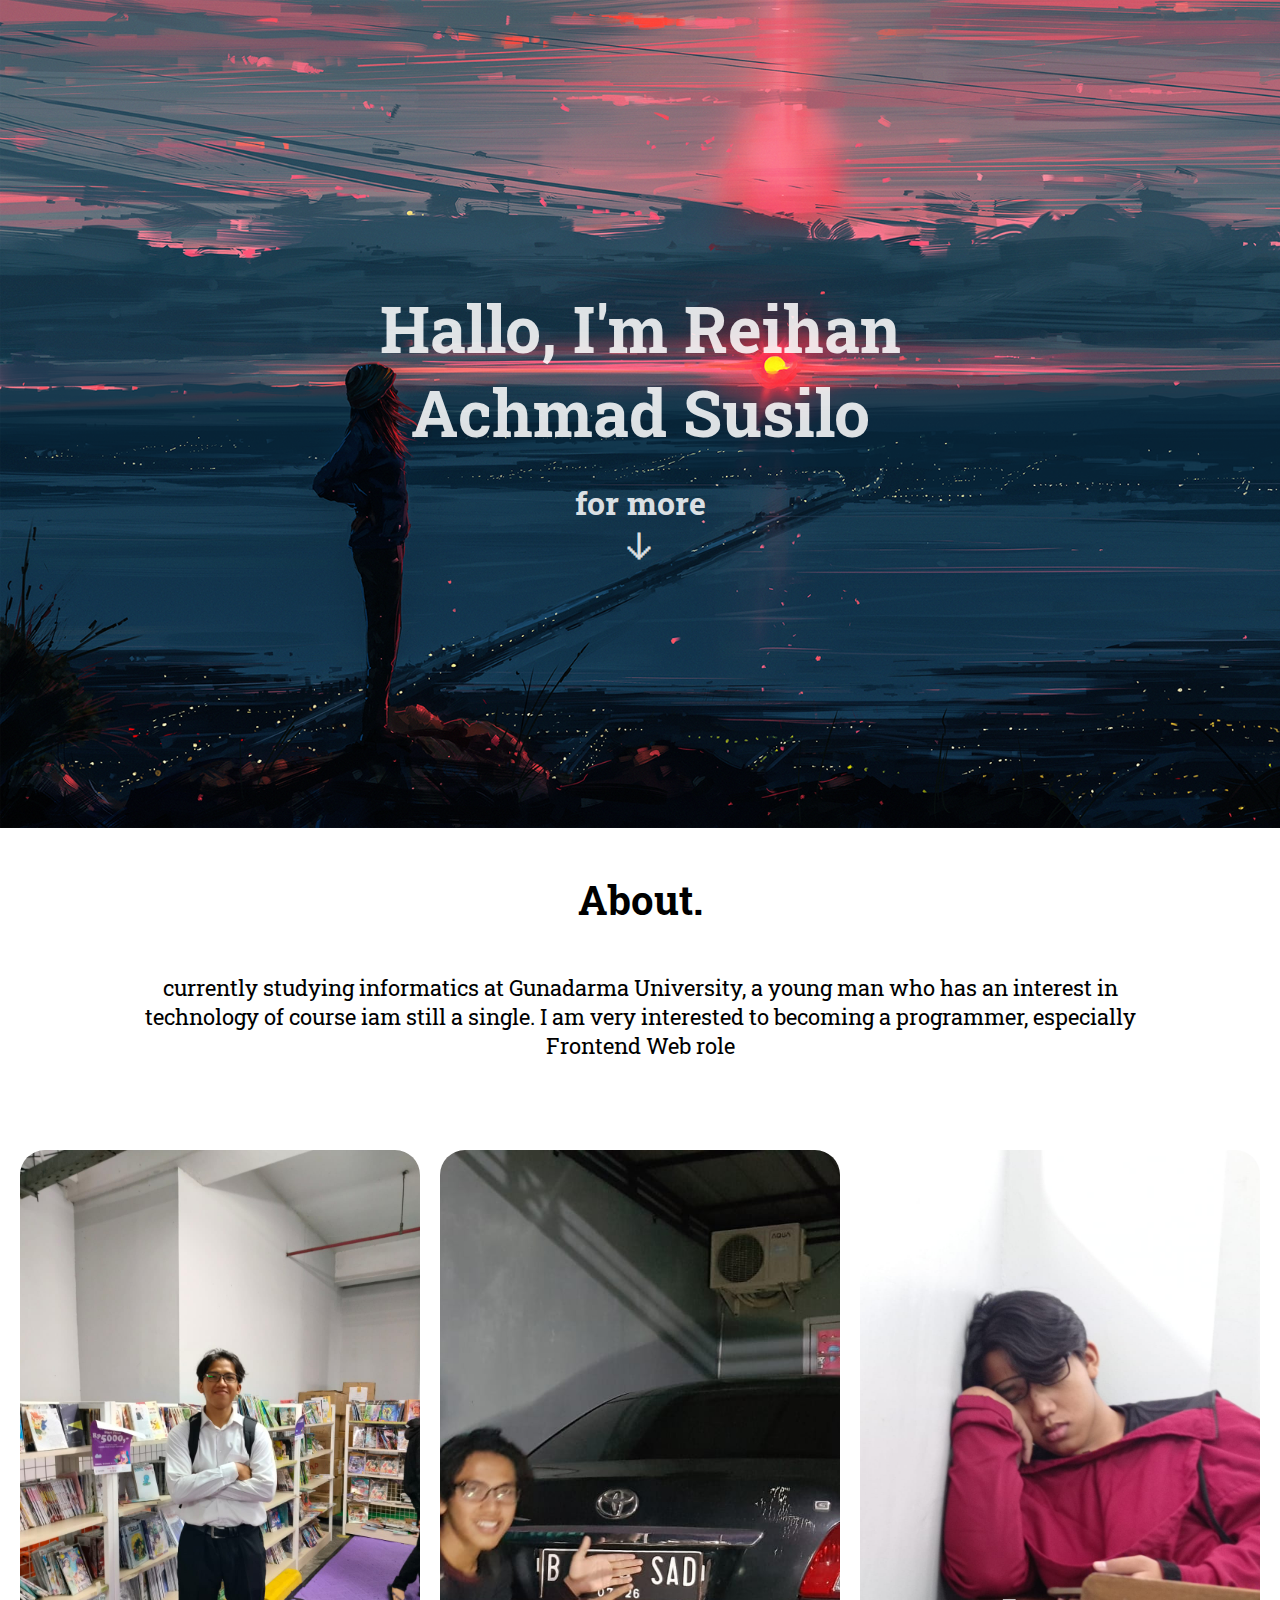
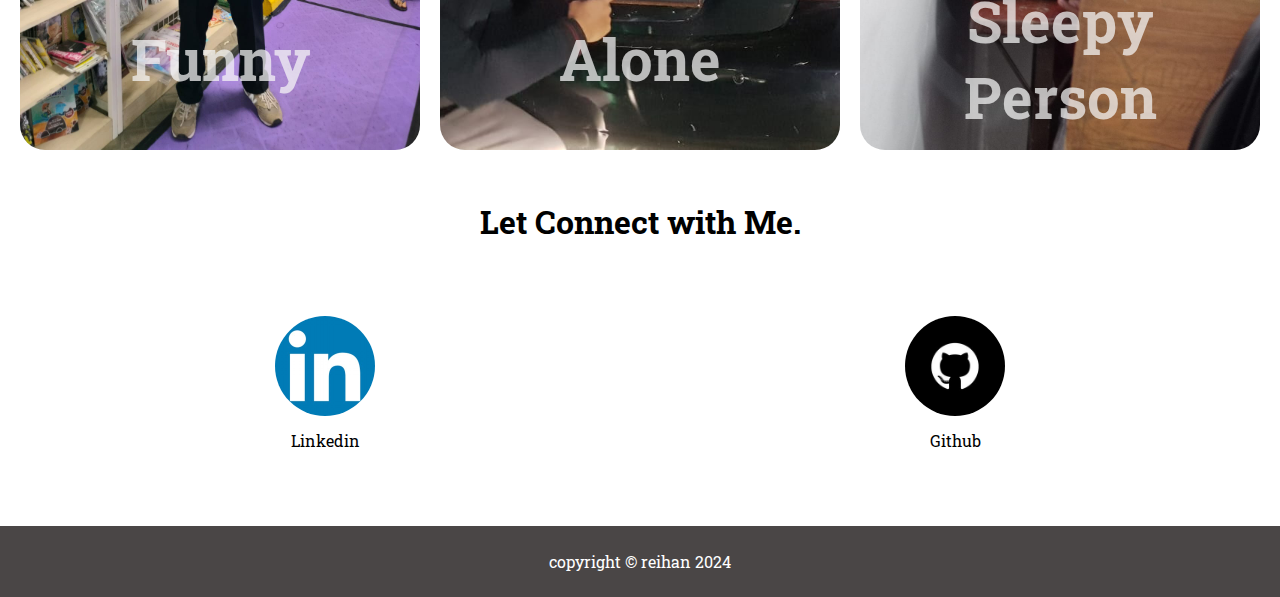
<file: index.html>
<!DOCTYPE html>
<html .lang="en">
  <head>
    <meta charset="UTF-8" />
    <meta name="viewport" content="width=device-width, initial-scale=1.0" />
    <link rel="stylesheet" href="style.css" />
    <link rel="stylesheet" href="responsive.css" />
    <link rel="short icon" href="asset/image/me9.jpg" type="image/x-icon" />
    <title>Reihan Profile</title>
  </head>
  <body>
    <div class="container-1-img">
      <div class="container-1-text">
        <h1>Hallo, I'm Reihan Achmad Susilo</h1>
        <p><a href="#about">for more</a></p>
        <p><a href="#about">&#129123;</a></p>
      </div>
    </div>

    <main class="container-2">
      <h1 class="about" id="about">About.</h1>
      <p class="title">
        currently studying informatics at Gunadarma University, a young man who
        has an interest in technology of course iam still a single. I am very
        interested to becoming a programmer, especially Frontend Web role
      </p>
      <div class="display-ex">
        <div class="photo-me-img1">
          <div class="photo-me-text">
            <h1>Funny</h1>
          </div>
        </div>

        <div class="photo-me-img2">
          <div class="photo-me-text">
            <h1>Alone</h1>
          </div>
        </div>

        <div class="photo-me-img3">
          <div class="photo-me-text">
            <h1>Sleepy Person</h1>
          </div>
        </div>
      </div>
    </main>

    <main class="container-3">
      <h1 class="connect-judul">Let Connect with Me.</h1>
      <div class="grid-container-3">
        <a href="https://www.linkedin.com/in/reihanachmadsusilo/"
          ><div class="kotak-connect1">
            <img src="asset/image/linkedin2.jpg" alt="" />
            <p>Linkedin</p>
          </div>
        </a>

        <a href="https://github.com/Reihannnn"
          ><div class="kotak-connect2">
            <img src="asset/image/github2.jpg" alt="" />
            <p>Github</p>
          </div>
        </a>
      </div>
    </main>

    <footer class="footer">copyright &#169; reihan 2024</footer>
  </body>
</html>
</file>
<file: style.css>
@import url("https://fonts.googleapis.com/css2?family=Roboto+Slab:wght@100..900&display=swap");

* {
  font-family: "Roboto Slab";
}

/* scroll smooth hyperlink to id*/
html {
  scroll-behavior: smooth;
}

body {
  margin: 0;
  padding: 0;
}

.container-1-img {
  background-image: url(asset/image/bg8.png);
  width: 100%;
  position: relative;
  height: 92vh;
  background-repeat: no-repeat;
  background-size: cover;

  opacity: 0.9;
}
.container-1-img:hover {
  opacity: 1;
}
.container-1-text {
  text-align: center;
  position: absolute;
  top: 50%;
  left: 50%;
  transform: translate(-50%, -50%);
  font-weight: bold;
  font-size: 2em;
  color: #ffffffdc;
  font-family: "Roboto Slab";
}

.container-1-text p a {
  text-decoration: none;
  color: #ffffffdc;
}

.container-1-text p {
  line-height: 12px;
}

.container-2 {
  margin-top: 5vh;
  text-align: center;
  width: 100%;
  margin-bottom: 50px;
}

.about {
  font-size: 2.5em;
}

.title {
  font-size: 1.4em;
  margin-left: 100px;
  margin-right: 100px;
  margin-bottom: 70px;
  padding: 20px;
}

.display-ex {
  display: grid;
  grid-template-columns: 1fr 1fr 1fr;
  column-gap: 20px;
  row-gap: 20px;
  margin: 0px 20px 0px 20px;
}

.photo-me-img1 {
  background-image: url(asset/image/me5.jpg);
  height: 600px;
  background-repeat: no-repeat;
  background-size: cover;
  background-position: center;
  border-radius: 25px;
  position: relative;
}

.photo-me-img2 {
  background-image: url(asset/image/me4.jpg);
  height: 600px;

  background-repeat: no-repeat;
  background-size: cover;
  background-position: center;
  border-radius: 25px;
  position: relative;
}

.photo-me-img3 {
  background-image: url(asset/image/me6.jpg);
  height: 600px;

  background-repeat: no-repeat;
  background-size: cover;
  background-position: center;
  border-radius: 25px;
  position: relative;
}

.photo-me-img1:hover,
.photo-me-img2:hover,
.photo-me-img3:hover {
  opacity: 0.8;
}

.photo-me-text {
  text-align: center;
  position: absolute;
  top: 85%;
  left: 50%;
  transform: translate(-50%, -50%);
  font-weight: bold;
  font-size: 1.8em;
  color: #f7f7f7b9;
  font-family: "Roboto Slab";
}

.footer {
  text-align: center;
  padding: 25px 0 25px 0;
  width: 100%;
  background-color: #242020d3;
  color: #fff;
}

.container-3 {
  text-align: center;
}

.grid-container-3 {
  display: grid;
  grid-template-columns: 1fr 1fr;
  column-gap: 20px;
  margin: 0 20px 62px 20px;
}

.connect-judul {
  margin-bottom: 50px;
}

.kotak-connect1 img,
.kotak-connect2 img {
  width: 100px;
  border-radius: 52%;
  margin-top: 8px;
}

.kotak-connect1 {
  line-height: 15px;
  padding-top: 15px;
  transition: 0.5s;
  border-radius: 12px;
}

/* for anchor text*/
a {
  text-decoration: none;
  color: black;
}

.kotak-connect1:hover {
  background-color: rgb(0, 119, 181);
  padding: 15px;
  font-size: 1.1em;
  color: white;
}

.kotak-connect2 {
  line-height: 15px;
  padding-top: 15px;
  border-radius: 12px;
  transition: 0.5s;
}

.kotak-connect2:hover {
  background-color: rgb(36, 41, 46);
  padding: 15px;
  font-size: 1.1em;
  color: white;
}

.kotak-connect p {
  font-size: 1.3em;
  font-weight: 480;
}
</file>
<file: responsive.css>
@media only screen and (max-width: 920px) {
  .container-1-text{
    font-size: 1.3em;
  }
  .title {
    font-size: 1.2em;
    margin-left: 100px;
    margin-right: 100px;
    margin-bottom: 70px;
    padding: 20px;
  }
  .about{
    font-size: 2.2em;
  }

  .display-ex {
    display: grid;
    grid-template-columns: 1fr 1fr;
    row-gap: 25px;
    margin: 0px 20px 0px 20px;
    justify-content: center;
   }
}

@media only screen and (max-width: 680px) {
  .display-ex {
    display: grid;
    grid-template-columns: 1fr ;
    row-gap: 25px;
    margin: 0px 20px 0px 20px;
    
   }

   .container-1-text{
    font-size: 1em;
  }

  .title {
    font-size: 1.1em;
    margin-left: 75px;
    margin-right: 75px;
    margin-bottom: 70px;
    padding: 20px;
  }

  .grid-container-3{
    display: grid;
    grid-template-columns: 1fr ;
    column-gap: 20px;
    margin: 0 20px 20px 20px;
    row-gap: 25px;
  }
}

@media only screen and (max-width: 380px) {
  
  
  .container-1-text{
    font-size: 0.8em;
  }
  .title {
    font-size: 0.9em;
    margin-left: 50px;
    margin-right: 50px;
    margin-bottom: 70px;
    padding: 20px;
  }
  .connect-judul{
    font-size: 1.6em;
  }
}
</file>
